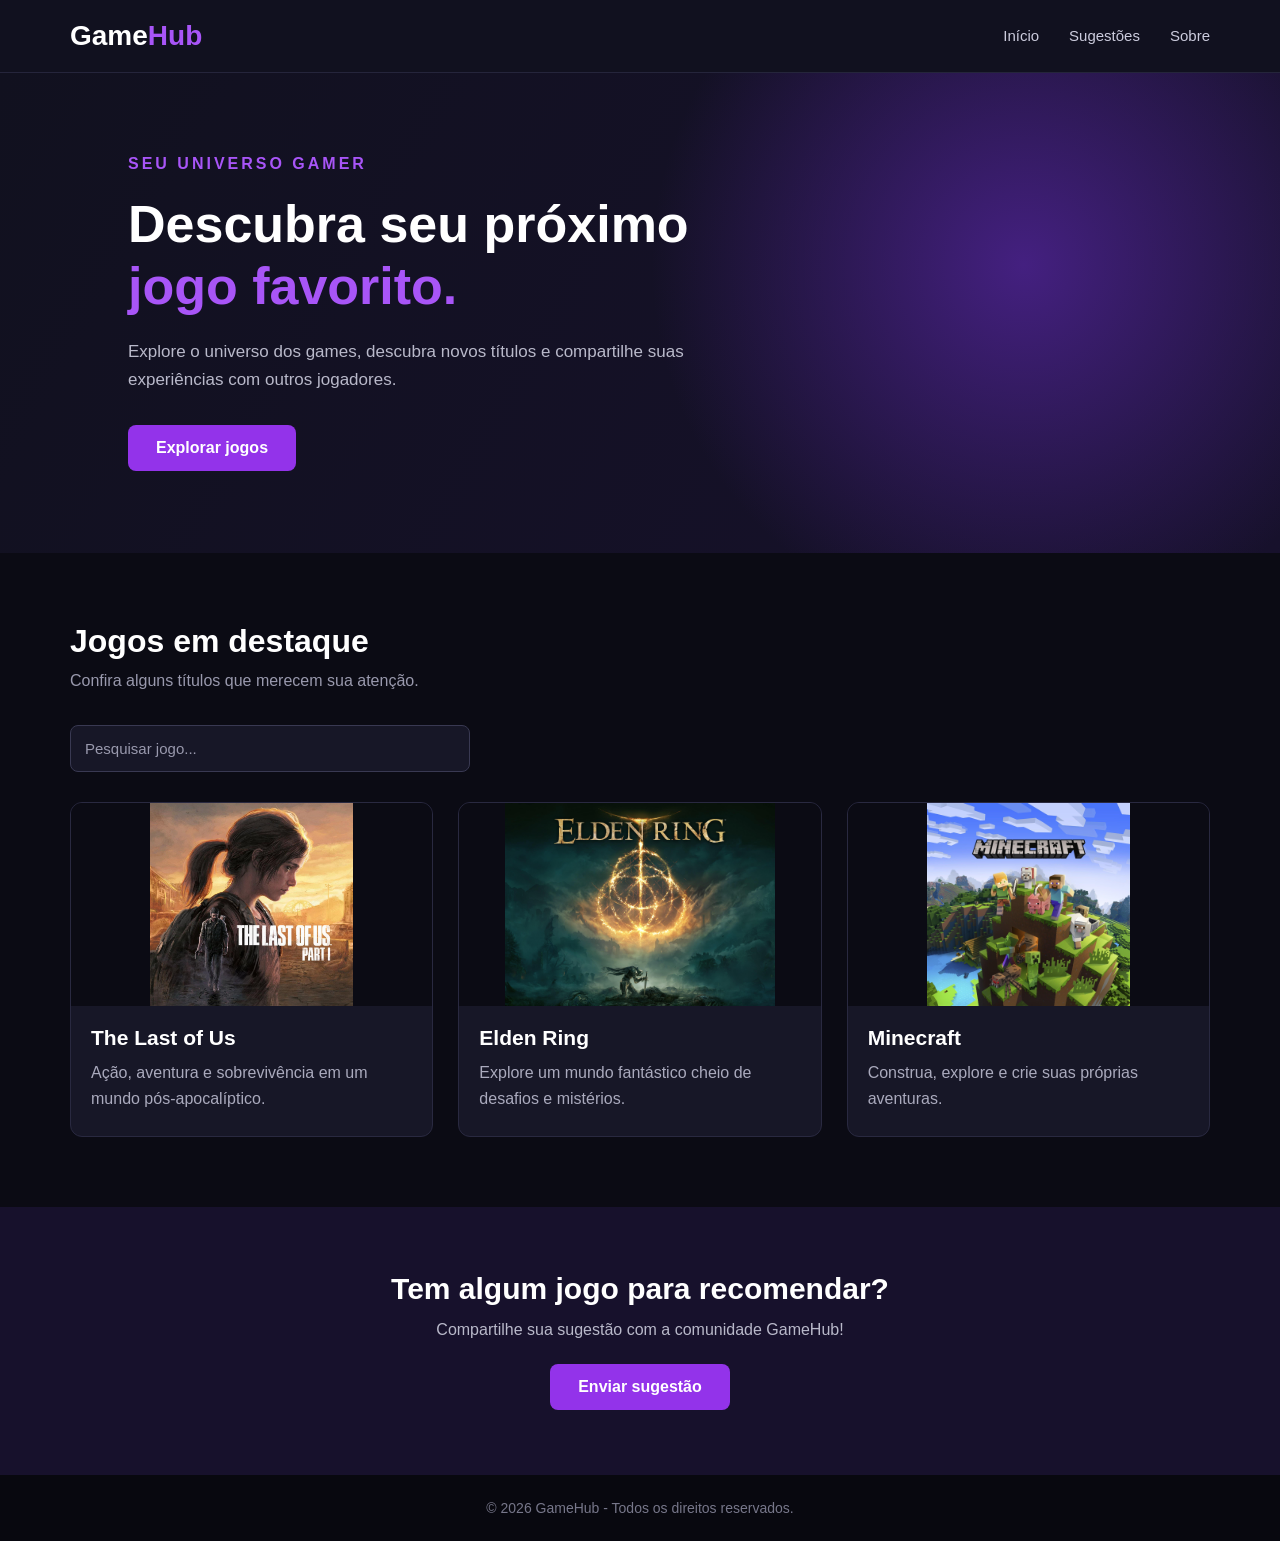
<file: index.html>
<!DOCTYPE html>
<html lang="pt-BR">
<head>
    <meta charset="UTF-8">
    <meta name="viewport" content="width=device-width, initial-scale=1.0">
    <title>GameHub | Universo Gamer</title>
    <link rel="stylesheet" href="css/style.css">
    <script src="js/script.js" defer></script>
</head>
<body>
    <header>
        <nav class="menu">
            <a href="index.html" class="logo">Game<span>Hub</span></a>
            <ul class="menu-links">
                <li><a href="index.html">Início</a></li>
                <li><a href="form.html">Sugestões</a></li>
                <li><a href="about.html">Sobre</a></li>
            </ul>
        </nav>
    </header>
    <main>
        <section class="hero">
            <div class="hero-content">
                <p class="destaque">SEU UNIVERSO GAMER</p>
                <h1>Descubra seu próximo <span>jogo favorito.</span></h1>
                <p class="descricao">
                    Explore o universo dos games, descubra novos títulos
                    e compartilhe suas experiências com outros jogadores.
                </p>
                <a href="#jogos" class="botao">Explorar jogos</a>
            </div>
        </section>
        <section class="jogos" id="jogos">
            <h2>Jogos em destaque</h2>
            <p class="subtitulo">
                Confira alguns títulos que merecem sua atenção.
            </p>
<input
    type="text"
    id="buscaJogos"
    class="campo-busca"
    placeholder="Pesquisar jogo..."
    aria-label="Pesquisar jogo"
>
            <p id="semResultado" class="sem-resultado" hidden>Nenhum jogo encontrado.</p>
            <div class="jogos-container">
                <article class="jogo-card">
                    <div class="jogo-imagem">
                        <img src="imagens/last-of-us.jpg" alt="Imagem do jogo The Last of Us">
                    </div>
                    <h3>The Last of Us</h3>
                    <p>Ação, aventura e sobrevivência em um mundo pós-apocalíptico.</p>
                </article>
                <article class="jogo-card">
                    <div class="jogo-imagem">
                        <img src="imagens/elden-ring.jpg" alt="Imagem do jogo Elden Ring">
                    </div>
                    <h3>Elden Ring</h3>
                    <p>Explore um mundo fantástico cheio de desafios e mistérios.</p>
                </article>
                <article class="jogo-card">
                    <div class="jogo-imagem">
                        <img src="imagens/minecraft.jpg" alt="Imagem do jogo Minecraft">
                    </div>
                    <h3>Minecraft</h3>
                    <p>Construa, explore e crie suas próprias aventuras.</p>
                </article>
            </div>
        </section>
        <section class="convite">
            <h2>Tem algum jogo para recomendar?</h2>
            <p>Compartilhe sua sugestão com a comunidade GameHub!</p>
            <a href="form.html" class="botao">Enviar sugestão</a>
        </section>
    </main>
    <footer>
        <p>&copy; 2026 GameHub - Todos os direitos reservados.</p>
    </footer>
</body>
</html>
</file>
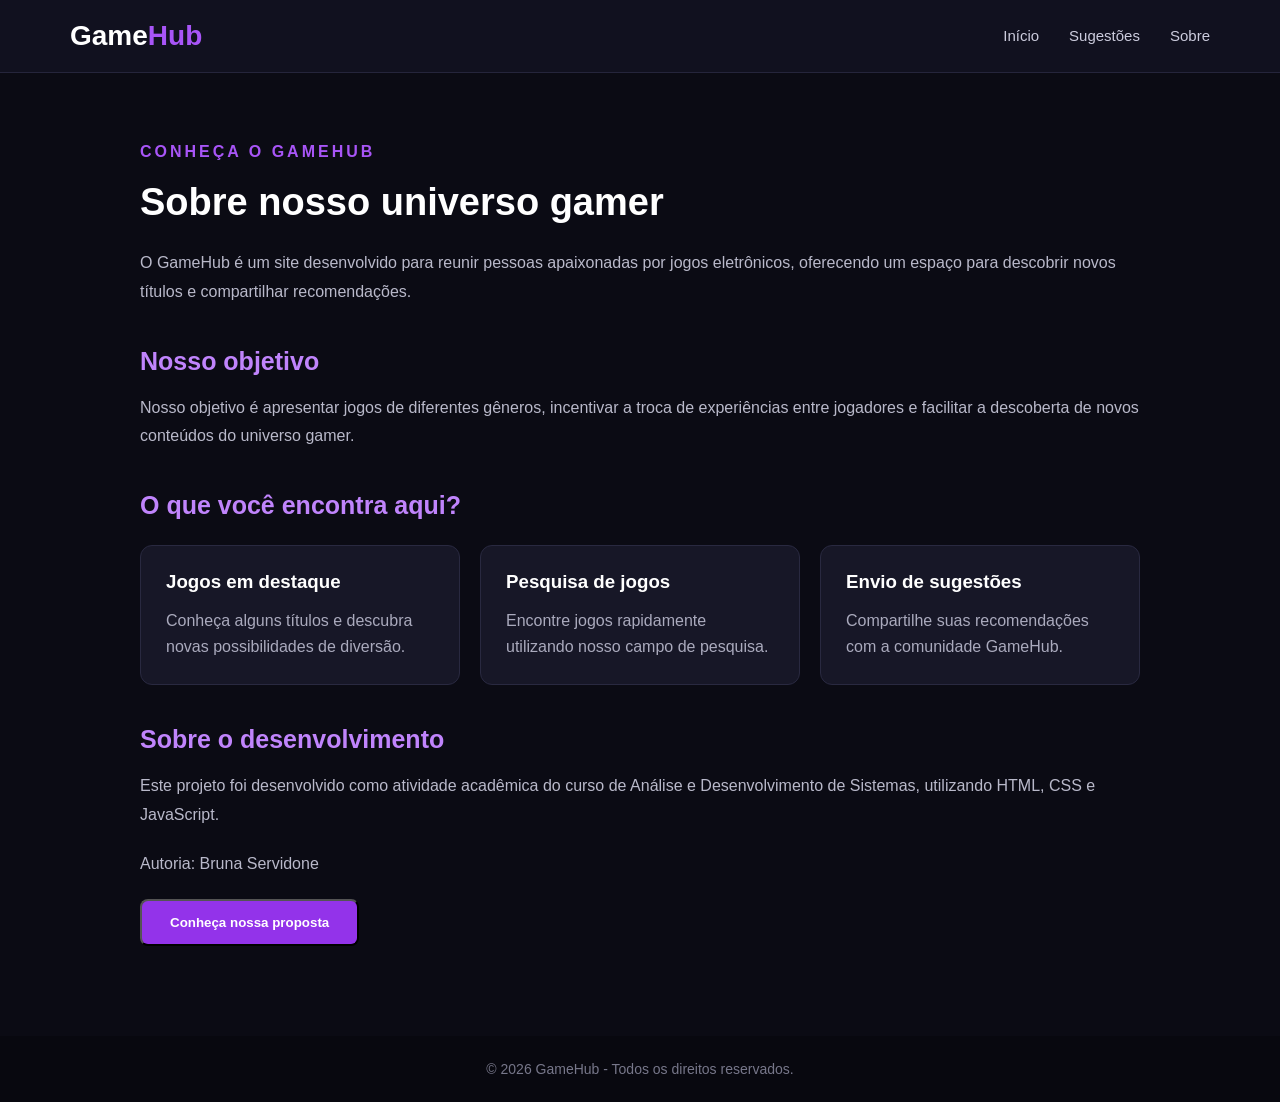
<file: about.html>
<!DOCTYPE html>
<html lang="pt-BR">
<head>
    <meta charset="UTF-8">
    <meta name="viewport" content="width=device-width, initial-scale=1.0">
    <title>GameHub | Sobre</title>
    <link rel="stylesheet" href="css/style.css">
    <script src="js/script.js" defer></script>
</head>
<body>
    <header>
        <nav class="menu">
            <a href="index.html" class="logo">Game<span>Hub</span></a>
            <ul class="menu-links">
                <li><a href="index.html">Início</a></li>
                <li><a href="form.html">Sugestões</a></li>
                <li><a href="about.html">Sobre</a></li>
            </ul>
        </nav>
    </header>
    <main class="pagina-sobre">
        <section class="sobre-container">
            <p class="destaque">CONHEÇA O GAMEHUB</p>
            <h1>Sobre nosso universo gamer</h1>
            <p class="texto-sobre">
                O GameHub é um site desenvolvido para reunir pessoas
                apaixonadas por jogos eletrônicos, oferecendo um espaço
                para descobrir novos títulos e compartilhar recomendações.
            </p>
            <h2>Nosso objetivo</h2>
            <p class="texto-sobre">
                Nosso objetivo é apresentar jogos de diferentes gêneros,
                incentivar a troca de experiências entre jogadores e
                facilitar a descoberta de novos conteúdos do universo gamer.
            </p>
            <h2>O que você encontra aqui?</h2>
            <div class="sobre-cards">
                <article class="sobre-card">
                    <h3>Jogos em destaque</h3>
                    <p>Conheça alguns títulos e descubra novas possibilidades de diversão.</p>
                </article>
                <article class="sobre-card">
                    <h3>Pesquisa de jogos</h3>
                    <p>Encontre jogos rapidamente utilizando nosso campo de pesquisa.</p>
                </article>
                <article class="sobre-card">
                    <h3>Envio de sugestões</h3>
                    <p>Compartilhe suas recomendações com a comunidade GameHub.</p>
                </article>
            </div>
            <h2>Sobre o desenvolvimento</h2>
            <p class="texto-sobre">
                Este projeto foi desenvolvido como atividade acadêmica
                do curso de Análise e Desenvolvimento de Sistemas,
                utilizando HTML, CSS e JavaScript.
            </p>
            <p class="texto-sobre">
                Autoria: Bruna Servidone
            </p>
            <button type="button" class="botao" id="botaoInfo">
                Conheça nossa proposta
            </button>
            <p id="mensagemInfo" class="mensagem-info"></p>
        </section>
    </main>
    <footer>
        <p>&copy; 2026 GameHub - Todos os direitos reservados.</p>
    </footer>
</body>
</html>
</file>
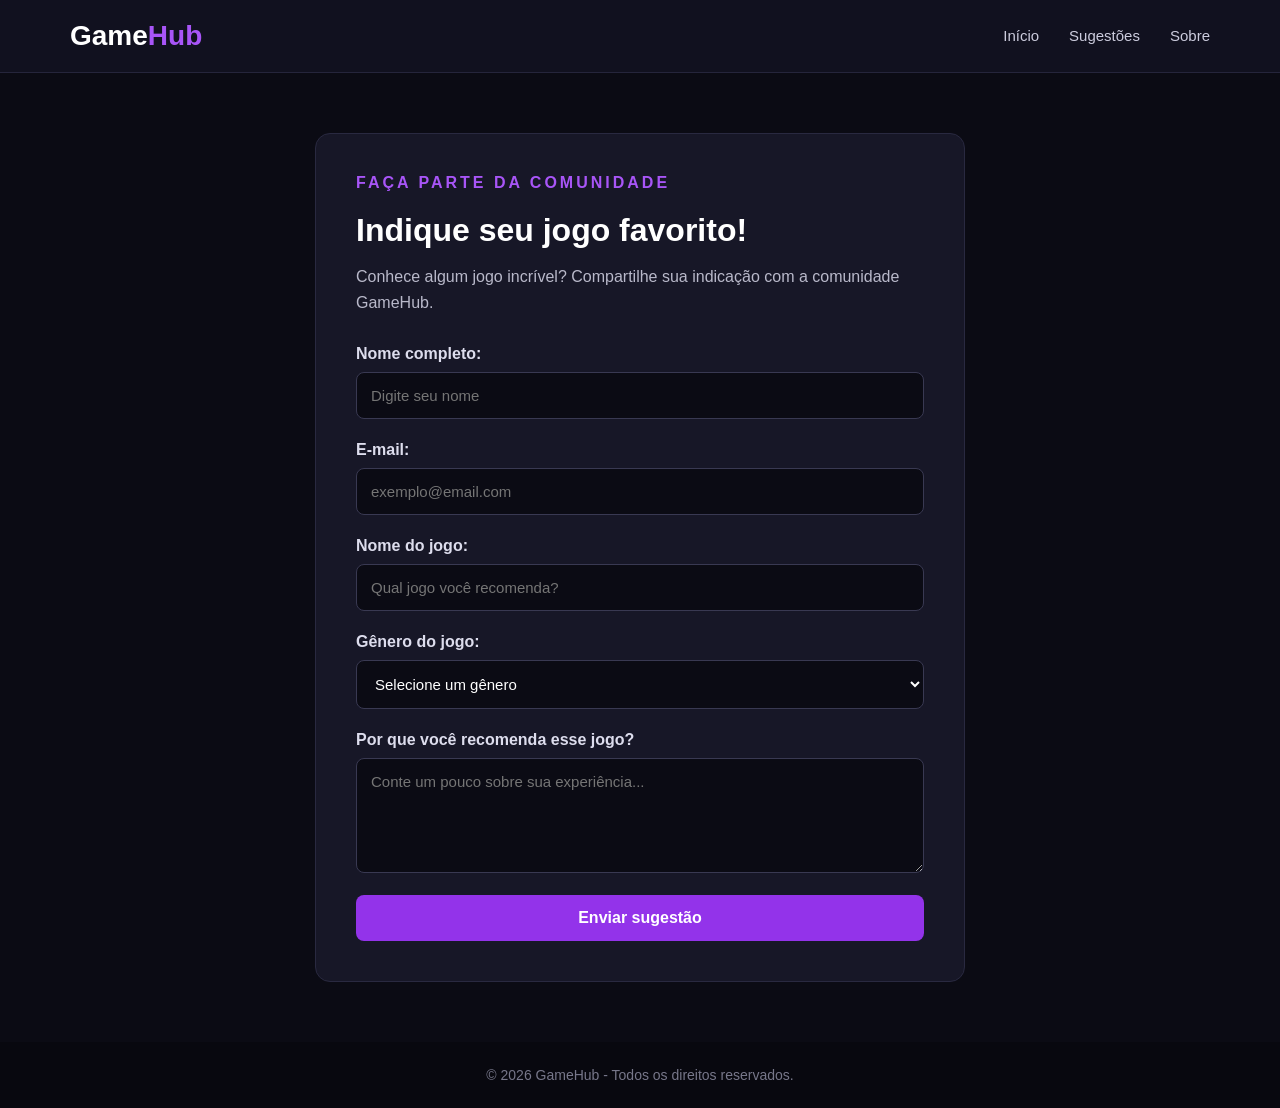
<file: form.html>
<!DOCTYPE html>
<html lang="pt-BR">
<head>
    <meta charset="UTF-8">
    <meta name="viewport" content="width=device-width, initial-scale=1.0">
    <title>GameHub | Enviar Sugestão</title>
    <link rel="stylesheet" href="css/style.css">
    <script src="js/form.js" defer></script>
</head>
<body>
    <header>
        <nav class="menu">
            <a href="index.html" class="logo">Game<span>Hub</span></a>
            <ul class="menu-links">
                <li><a href="index.html">Início</a></li>
                <li><a href="form.html">Sugestões</a></li>
                <li><a href="about.html">Sobre</a></li>
            </ul>
        </nav>
    </header>
    <main class="pagina-formulario">
        <section class="formulario-container">
            <p class="destaque">FAÇA PARTE DA COMUNIDADE</p>
            <h1>Indique seu jogo favorito!</h1>
            <p class="descricao-form">
                Conhece algum jogo incrível? Compartilhe sua indicação
                com a comunidade GameHub.
            </p>
            <form id="formSugestao" action="formAction.html" method="GET">
                <div class="grupo-campo">
                    <label for="nome">Nome completo:</label>
                    <input
                        type="text"
                        id="nome"
                        name="nome"
                        placeholder="Digite seu nome"
                        required
                        minlength="3"
                        pattern="[A-Za-zÀ-ÿ' \-]{3,}"
                        title="Digite pelo menos 3 letras, sem números."
                        >
                </div>
                <div class="grupo-campo">
                    <label for="email">E-mail:</label>
                    <input
                        type="email"
                        id="email"
                        name="email"
                        placeholder="exemplo@email.com"
                        required
                    >
                </div>
                <div class="grupo-campo">
                    <label for="jogo">Nome do jogo:</label>
                    <input
                        type="text"
                        id="jogo"
                        name="jogo"
                        placeholder="Qual jogo você recomenda?"
                        required
                        minlength="2"
                    >
                </div>
                <div class="grupo-campo">
                    <label for="genero">Gênero do jogo:</label>
                    <select id="genero" name="genero" required>
                        <option value="">Selecione um gênero</option>
                        <option value="Ação">Ação</option>
                        <option value="Aventura">Aventura</option>
                        <option value="RPG">RPG</option>
                        <option value="Terror">Terror</option>
                        <option value="Estratégia">Estratégia</option>
                        <option value="Simulação">Simulação</option>
                        <option value="Outro">Outro</option>
                    </select>
                </div>
                <div class="grupo-campo">
                    <label for="motivo">Por que você recomenda esse jogo?</label>
                    <textarea
                        id="motivo"
                        name="motivo"
                        rows="5"
                        placeholder="Conte um pouco sobre sua experiência..."
                        required
                        minlength="10"
                        maxlength="300"
                    ></textarea>
                </div>
                <button type="submit" class="botao botao-enviar">
                    Enviar sugestão
                </button>
            </form>
        </section>
    </main>
    <footer>
        <p>&copy; 2026 GameHub - Todos os direitos reservados.</p>
    </footer>
</body>
</html>
</file>
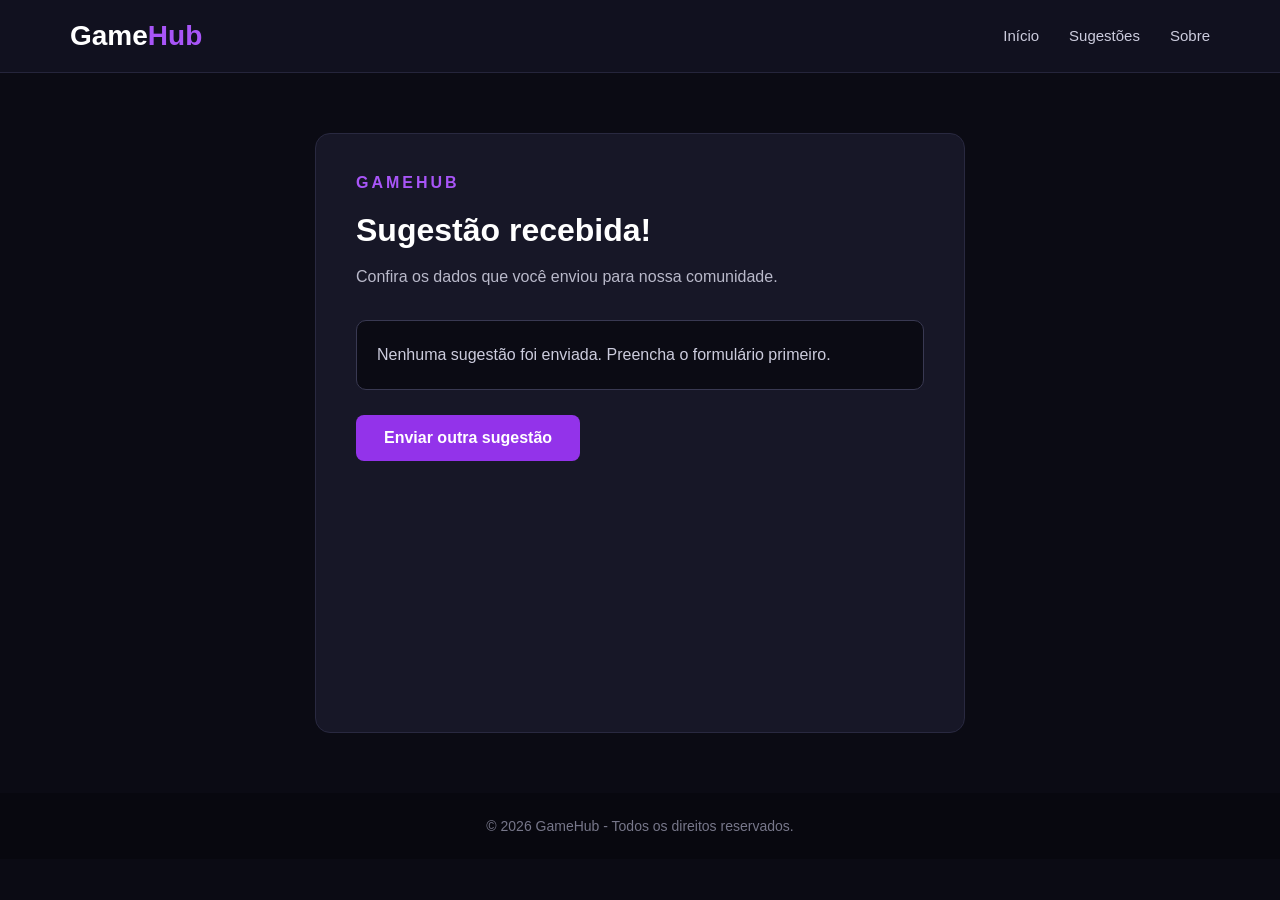
<file: formAction.html>
<!DOCTYPE html>
<html lang="pt-BR">
<head>
    <meta charset="UTF-8">
    <meta name="viewport" content="width=device-width, initial-scale=1.0">
    <title>GameHub | Sugestão Recebida</title>
    <link rel="stylesheet" href="css/style.css">
    <script src="js/form.js" defer></script>
</head>
<body>
    <header>
        <nav class="menu">
            <a href="index.html" class="logo">Game<span>Hub</span></a>
            <ul class="menu-links">
                <li><a href="index.html">Início</a></li>
                <li><a href="form.html">Sugestões</a></li>
                <li><a href="about.html">Sobre</a></li>
            </ul>
        </nav>
    </header>
    <main class="pagina-formulario">
        <section class="formulario-container">
            <p class="destaque">GAMEHUB</p>
            <h1>Sugestão recebida!</h1>
            <p class="descricao-form">
                Confira os dados que você enviou para nossa comunidade.
            </p>
            <div id="resultado" class="resultado">
                Carregando informações...
            </div>
            <a href="form.html" class="botao">
                Enviar outra sugestão
            </a>
        </section>
    </main>
    <footer>
        <p>&copy; 2026 GameHub - Todos os direitos reservados.</p>
    </footer>
</body>
</html>
</file>
<file: css/style.css>
/* CONFIGURAÇÕES GERAIS */
* {
    margin: 0;
    padding: 0;
    box-sizing: border-box;
}
html {
    scroll-behavior: smooth;
}
body {
    font-family: Arial, Helvetica, sans-serif;
    background-color: #0b0b14;
    color: #ffffff;
}
/* MENU DE NAVEGAÇÃO */
header {
    background-color: #11111f;
    border-bottom: 1px solid #25253b;
    position: sticky;
    top: 0;
    z-index: 100;
}
.menu {
    max-width: 1200px;
    margin: auto;
    padding: 20px 30px;
    display: flex;
    justify-content: space-between;
    align-items: center;
}
.logo {
    color: #ffffff;
    font-size: 28px;
    font-weight: bold;
    text-decoration: none;
}
.logo span {
    color: #a855f7;
}
.menu-links {
    display: flex;
    gap: 30px;
    list-style: none;
}
.menu-links a {
    color: #ccccdd;
    text-decoration: none;
    font-size: 15px;
    transition: 0.3s;
}
.menu-links a:hover {
    color: #a855f7;
}
/* SEÇÃO PRINCIPAL */
.hero {
    min-height: 480px;
    display: flex;
    align-items: center;
    padding: 70px 10%;
    background:
        radial-gradient(circle at 80% 40%, #442080 0%, transparent 35%),
        linear-gradient(120deg, #11111f, #17112c);
}
.hero-content {
    max-width: 650px;
}
.destaque {
    color: #a855f7;
    font-weight: bold;
    letter-spacing: 3px;
    margin-bottom: 20px;
}
.hero h1 {
    font-size: 52px;
    line-height: 1.2;
    margin-bottom: 20px;
}
.hero h1 span {
    color: #a855f7;
}
.descricao {
    color: #b9b9ca;
    font-size: 17px;
    line-height: 1.7;
    margin-bottom: 30px;
}
/* BOTÕES */
.botao {
    display: inline-block;
    background-color: #9333ea;
    color: white;
    padding: 14px 28px;
    border-radius: 8px;
    text-decoration: none;
    font-weight: bold;
    transition: 0.3s;
}
.botao:hover {
    background-color: #7e22ce;
    transform: translateY(-3px);
}
/* SEÇÃO DE JOGOS */
.jogos {
    max-width: 1200px;
    margin: auto;
    padding: 70px 30px;
}
.jogos h2 {
    font-size: 32px;
    margin-bottom: 12px;
}
.subtitulo {
    color: #9999ad;
    margin-bottom: 35px;
}
.jogos-container {
    display: grid;
    grid-template-columns: repeat(3, 1fr);
    gap: 25px;
}
.jogo-card {
    background-color: #171727;
    border: 1px solid #292940;
    border-radius: 12px;
    overflow: hidden;
    transition: 0.3s;
}
.jogo-card:hover {
    transform: translateY(-7px);
    border-color: #9333ea;
}
.jogo-imagem {
    width: 100%;
    aspect-ratio: 16 / 9;
    background-color: #0b0b14;
    overflow: hidden;
}
.jogo-imagem img {
    width: 100%;
    height: 100%;
    object-fit: contain;
    display: block;
}
.jogo-card h3 {
    font-size: 21px;
    margin: 20px 20px 10px;
}
.jogo-card p {
    color: #aaaaBD;
    line-height: 1.6;
    padding: 0 20px 25px;
}
/* SEÇÃO DE CONVITE */
.convite {
    text-align: center;
    padding: 65px 20px;
    background-color: #17112c;
}
.convite h2 {
    font-size: 30px;
    margin-bottom: 15px;
}
.convite p {
    color: #b9b9ca;
    margin-bottom: 25px;
}
/* RODAPÉ */
footer {
    background-color: #08080f;
    text-align: center;
    padding: 25px;
    color: #77778a;
    font-size: 14px;
}
/* RESPONSIVIDADE */
@media (max-width: 768px) {
    .menu {
        flex-direction: column;
        gap: 20px;
    }
    .menu-links {
        gap: 18px;
    }
    .hero {
        padding: 60px 25px;
    }
    .hero h1 {
        font-size: 36px;
    }
    .jogos-container {
        grid-template-columns: 1fr;
    }
}
/* CAMPO DE PESQUISA */
.campo-busca {
    width: 100%;
    max-width: 400px;
    padding: 14px;
    margin-bottom: 30px;
    background-color: #171727;
    border: 1px solid #393952;
    border-radius: 8px;
    color: white;
    font-size: 15px;
    outline: none;
}
.campo-busca:focus {
    border-color: #a855f7;
    box-shadow: 0 0 8px #9333ea55;
}
.campo-busca::placeholder {
    color: #9999ad;
}
/* PÁGINA DE FORMULÁRIO */
.pagina-formulario {
    min-height: 80vh;
    padding: 60px 20px;
    display: flex;
    justify-content: center;
}
.formulario-container {
    width: 100%;
    max-width: 650px;
    background-color: #171727;
    border: 1px solid #292940;
    border-radius: 15px;
    padding: 40px;
}
.formulario-container h1 {
    font-size: 32px;
    margin-bottom: 15px;
}
.descricao-form {
    color: #b9b9ca;
    line-height: 1.6;
    margin-bottom: 30px;
}
.grupo-campo {
    display: flex;
    flex-direction: column;
    margin-bottom: 22px;
}
.grupo-campo label {
    margin-bottom: 9px;
    font-weight: bold;
    color: #dddded;
}
.grupo-campo input,
.grupo-campo select,
.grupo-campo textarea {
    background-color: #0b0b14;
    border: 1px solid #393952;
    border-radius: 8px;
    padding: 14px;
    color: white;
    font-size: 15px;
    font-family: Arial, Helvetica, sans-serif;
    outline: none;
}
.grupo-campo input:focus,
.grupo-campo select:focus,
.grupo-campo textarea:focus {
    border-color: #a855f7;
    box-shadow: 0 0 8px #9333ea55;
}
.grupo-campo textarea {
    resize: vertical;
}
.botao-enviar {
    width: 100%;
    border: none;
    font-size: 16px;
    cursor: pointer;
}
@media (max-width: 600px) {
    .formulario-container {
        padding: 25px 18px;
    }
    .formulario-container h1 {
        font-size: 26px;
    }
}
/* RESULTADO DO FORMULÁRIO */
.resultado {
    margin: 25px 0;
    padding: 20px;
    background-color: #0b0b14;
    border: 1px solid #393952;
    border-radius: 10px;
    color: #ccccdd;
    line-height: 1.8;
    overflow-wrap: anywhere;
}
.dados-recebidos p {
    margin-bottom: 12px;
}
.dados-recebidos strong {
    color: #a855f7;
}
/* PÁGINA SOBRE */
.pagina-sobre {
    min-height: 80vh;
    padding: 70px 25px;
}
.sobre-container {
    max-width: 1000px;
    margin: auto;
}
.sobre-container h1 {
    font-size: 38px;
    margin-bottom: 25px;
}
.sobre-container h2 {
    font-size: 25px;
    margin: 40px 0 18px;
    color: #c084fc;
}
.texto-sobre {
    color: #b9b9ca;
    font-size: 16px;
    line-height: 1.8;
    margin-bottom: 20px;
}
.sobre-cards {
    display: grid;
    grid-template-columns: repeat(3, 1fr);
    gap: 20px;
    margin: 25px 0;
}
.sobre-card {
    background-color: #171727;
    border: 1px solid #292940;
    border-radius: 12px;
    padding: 25px;
    transition: 0.3s;
}
.sobre-card:hover {
    transform: translateY(-5px);
    border-color: #9333ea;
}
.sobre-card h3 {
    color: #ffffff;
    margin-bottom: 15px;
}
.sobre-card p {
    color: #aaaaBD;
    line-height: 1.6;
}
.mensagem-info {
    color: #c084fc;
    margin-top: 20px;
    line-height: 1.6;
}
@media (max-width: 768px) {
    .sobre-cards {
        grid-template-columns: 1fr;
    }
    .sobre-container h1 {
        font-size: 30px;
    }
}
/* MENSAGEM DA BUSCA */
.sem-resultado {
    color: #9999ad;
    margin-bottom: 20px;
}
</file>
